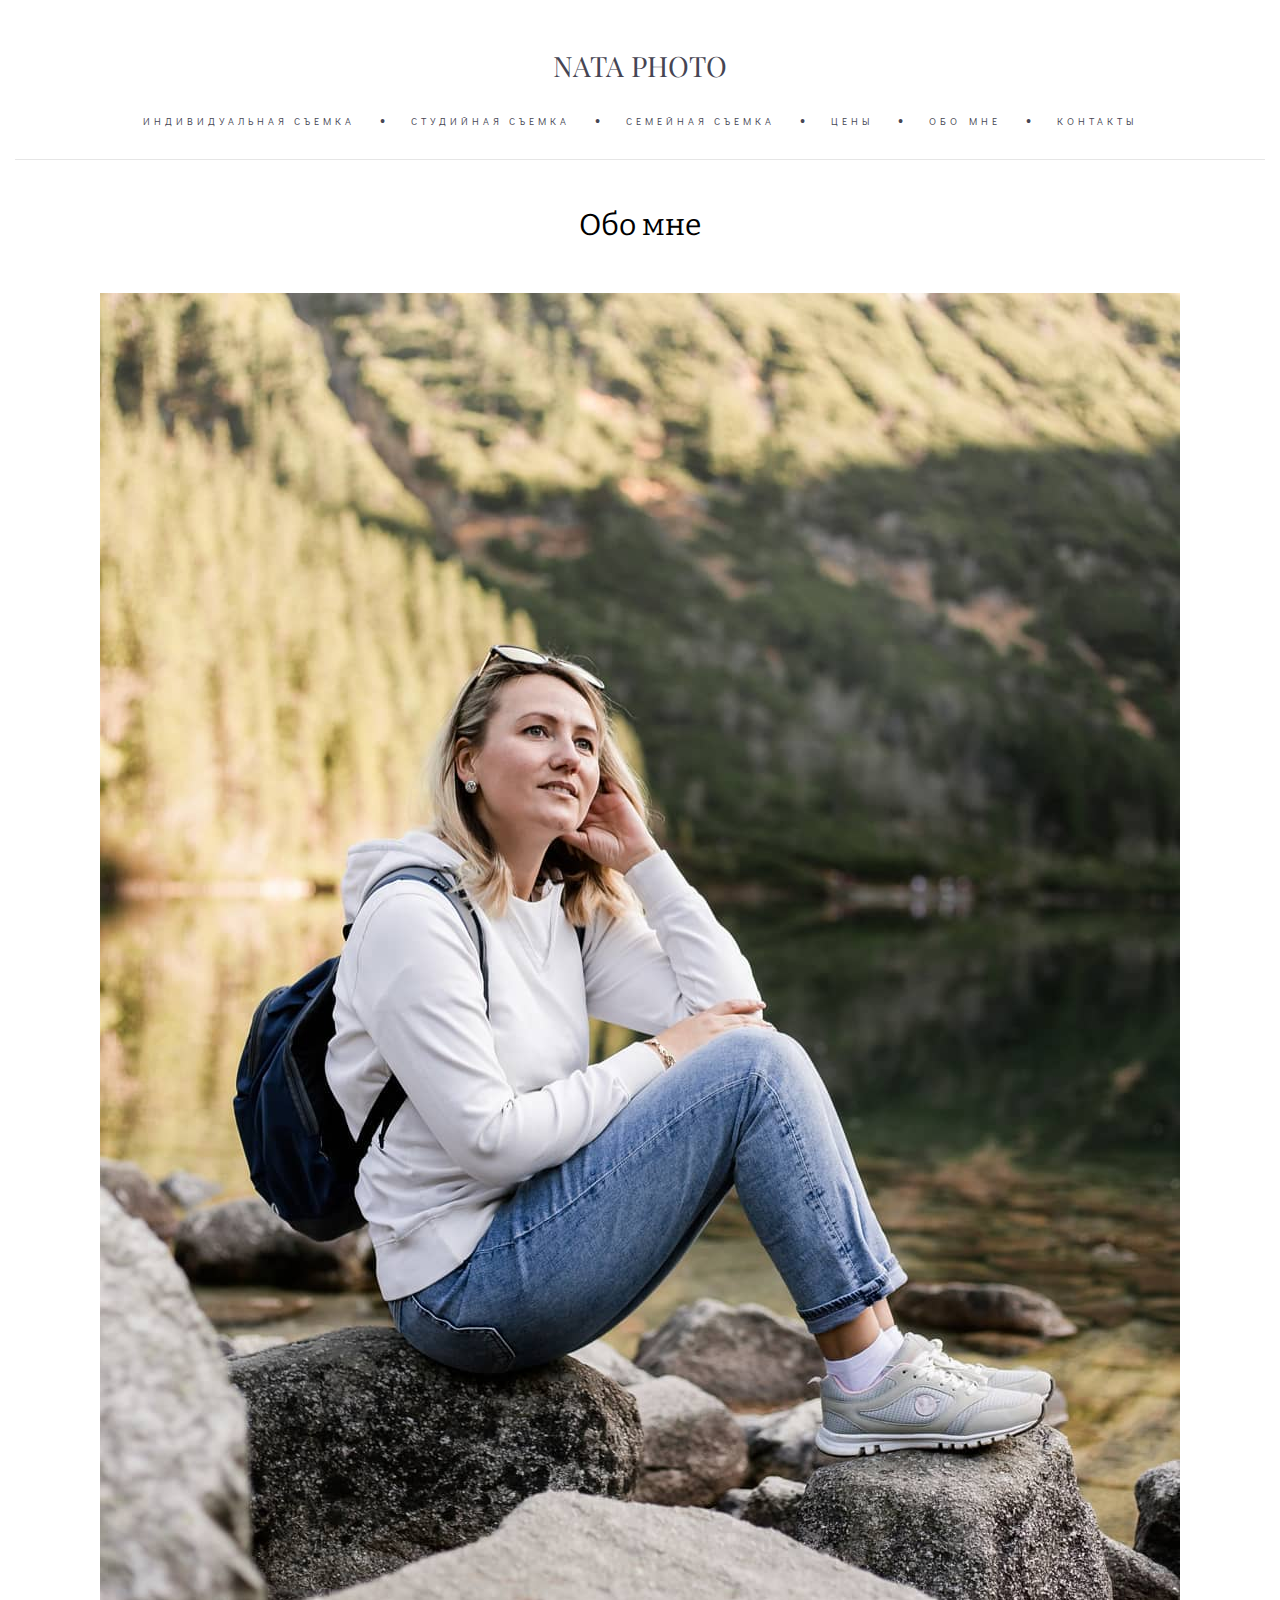
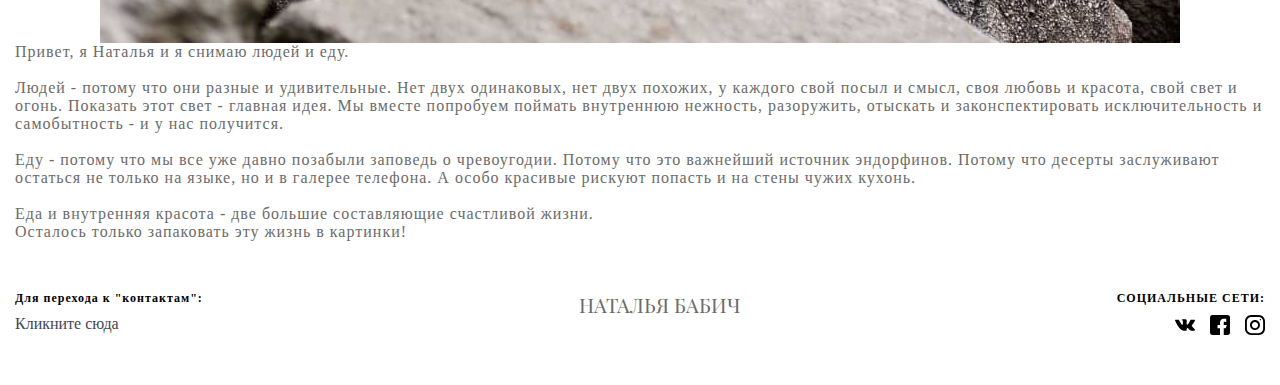
<file: babich/about.html>
<!DOCTYPE html>
<html lang="en">
<head>
  <meta charset="UTF-8">
  <title>Обо мне</title>
  <link rel="stylesheet" href="style.css">
  <meta name="viewport" content="width=device-width">
  <link rel="preconnect" href="https://fonts.gstatic.com">
  <link href="https://fonts.googleapis.com/css2?family=Playfair+Display&display=swap" rel="stylesheet">
  <link rel="preconnect" href="https://fonts.gstatic.com">
  <link href="https://fonts.googleapis.com/css2?family=Didact+Gothic&display=swap" rel="stylesheet">
  <link rel="preconnect" href="https://fonts.gstatic.com">
  <link href="https://fonts.googleapis.com/css2?family=Bitter:wght@300&display=swap" rel="stylesheet">
</head>
<body>
<header id="header" class="header">
  <div class="container">
    <div class="header__container">
      <a href="index.html" class="header__logo">Nata Photo</a>
      <div class="header__burger js-menu-open">
        <span></span>
      </div>
      <div class="menu menu js-menu">
        <div class="close js-menu-close">
          <div class="cross"></div>
        </div>
        <nav class="nav">
          <a class="nav__link" href="index.html">ИНДИВИДУАЛЬНАЯ СЪЕМКА</a>
          <a class="nav__link" href="studio.html">СТУДИЙНАЯ СЪЕМКА</a>
          <a class="nav__link" href="family.html">СЕМЕЙНАЯ СЪЕМКА</a>
          <a class="nav__link" href="price.html">ЦЕНЫ</a>
          <span class="nav__link active">ОБО МНЕ</span>
          <a class="nav__link" href="contact.html">КОНТАКТЫ</a>
        </nav>
      </div>
    </div>
  </div>
</header>
<div class="title">Обо мне</div>
<div class="gallery">
  <div class="container">
    <div class="gallery__list">
      <div class="gallery__item__nata">
        <img src="images/Nata.jpg" class="gallery__img" alt="img">
        <div class="gallery__title">Привет, я Наталья и я снимаю людей и еду. <br><br>
          Людей - потому что они разные и удивительные. Нет двух одинаковых, нет двух похожих, у каждого свой посыл и смысл, своя любовь и красота, свой свет и огонь. Показать этот свет - главная идея. Мы вместе попробуем поймать внутреннюю нежность, разоружить, отыскать и законспектировать исключительность и самобытность - и у нас получится. <br><br>
          Еду - потому что мы все уже давно позабыли заповедь о чревоугодии. Потому что это важнейший источник эндорфинов. Потому что десерты заслуживают остаться не только на языке, но и в галерее телефона. А особо красивые рискуют попасть и на стены чужих кухонь. <br><br>
          Еда и внутренняя красота - две большие составляющие счастливой жизни. <br>
          Осталось только запаковать эту жизнь в картинки!</div>
      </div>
    </div>
  </div>
</div>
<footer class="footer">
  <div class="container">
    <div class="footer__inner">
      <div class="footer__contact">
        <div class="footer__title">Для перехода к "контактам":</div>
        <a href="contact.html" title="Контакты" class="footer__link">Кликните сюда</a>
      </div>
      <div class="footer__logo">Наталья Бабич</div>
      <div class="footer__social">
        <div class="footer__title">СОЦИАЛЬНЫЕ СЕТИ:</div>
        <div class="social__list">
          <a href="#" title="Vkontakte" class="social__item">
            <svg xmlns="http://www.w3.org/2000/svg" viewBox="0 0 511.962 511.962">
              <path d="M507.399 370.471c-1.376-2.304-9.888-20.8-50.848-58.816-42.88-39.808-37.12-33.344 14.528-102.176 31.456-41.92 44.032-67.52 40.096-78.464-3.744-10.432-26.88-7.68-26.88-7.68l-76.928.448s-5.696-.768-9.952 1.76c-4.128 2.496-6.784 8.256-6.784 8.256s-12.192 32.448-28.448 60.032c-34.272 58.208-48 61.28-53.6 57.664-13.024-8.416-9.76-33.856-9.76-51.904 0-56.416 8.544-79.936-16.672-86.016-8.384-2.016-14.528-3.36-35.936-3.584-27.456-.288-50.72.096-63.872 6.528-8.768 4.288-15.52 13.856-11.392 14.4 5.088.672 16.608 3.104 22.72 11.424 7.904 10.72 7.616 34.848 7.616 34.848s4.544 66.4-10.592 74.656c-10.4 5.664-24.64-5.888-55.2-58.72-15.648-27.04-27.488-56.96-27.488-56.96s-2.272-5.568-6.336-8.544c-4.928-3.616-11.84-4.768-11.84-4.768l-73.152.448s-10.976.32-15.008 5.088c-3.584 4.256-.288 13.024-.288 13.024s57.28 133.984 122.112 201.536c59.488 61.92 127.008 57.856 127.008 57.856h30.592s9.248-1.024 13.952-6.112c4.352-4.672 4.192-13.44 4.192-13.44s-.608-41.056 18.464-47.104c18.784-5.952 42.912 39.68 68.48 57.248 19.328 13.28 34.016 10.368 34.016 10.368l68.384-.96s35.776-2.208 18.816-30.336z"/>
            </svg>
          </a>
          <a href="#" title="Facebook" class="social__item">
            <svg xmlns="http://www.w3.org/2000/svg" viewBox="0 0 512 512">
              <path d="M448 0H64C28.704 0 0 28.704 0 64v384c0 35.296 28.704 64 64 64h192V336h-64v-80h64v-64c0-53.024 42.976-96 96-96h64v80h-32c-17.664 0-32-1.664-32 16v64h80l-32 80h-48v176h96c35.296 0 64-28.704 64-64V64c0-35.296-28.704-64-64-64z"/>
            </svg>
          </a>
          <a href="https://www.instagram.com/nata_photo_bel/" title="Instagram" class="social__item">
            <svg xmlns="http://www.w3.org/2000/svg" viewBox="0 0 512 512">
              <path d="M352 0H160C71.648 0 0 71.648 0 160v192c0 88.352 71.648 160 160 160h192c88.352 0 160-71.648 160-160V160C512 71.648 440.352 0 352 0zm112 352c0 61.76-50.24 112-112 112H160c-61.76 0-112-50.24-112-112V160C48 98.24 98.24 48 160 48h192c61.76 0 112 50.24 112 112v192z"/>
              <path d="M256 128c-70.688 0-128 57.312-128 128s57.312 128 128 128 128-57.312 128-128-57.312-128-128-128zm0 208c-44.096 0-80-35.904-80-80 0-44.128 35.904-80 80-80s80 35.872 80 80c0 44.096-35.904 80-80 80z"/>
              <circle cx="393.6" cy="118.4" r="17.056"/>
            </svg>
          </a>
        </div>
      </div>
    </div>
  </div>
</footer>
<script src="js/main.js"></script>
</body>
</html>
</file>
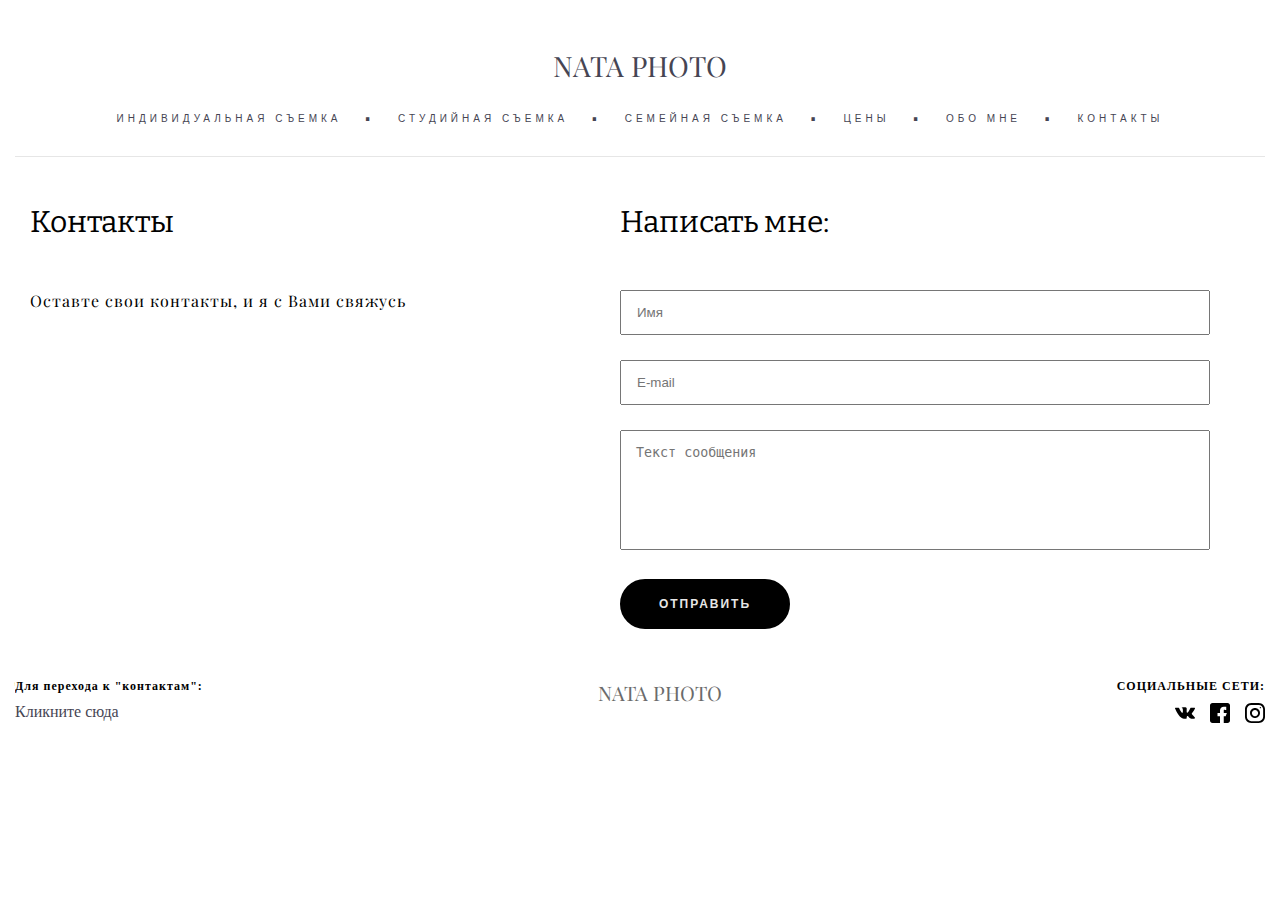
<file: babich/contact.html>
<!DOCTYPE html>
<html lang="en">
<head>
    <meta charset="UTF-8">
    <title>Контакты</title>
    <meta name="viewport" content="width=device-width">
    <link rel="stylesheet" href="style.css">
    <link rel="preconnect" href="https://fonts.gstatic.com">
    <link href="https://fonts.googleapis.com/css2?family=Playfair+Display&display=swap" rel="stylesheet">
    <link rel="preconnect" href="https://fonts.gstatic.com">
    <link href="https://fonts.googleapis.com/css2?family=Bitter:wght@300&display=swap" rel="stylesheet">
    <link rel="preconnect" href="https://fonts.gstatic.com">
    <link href="https://fonts.googleapis.com/css2?family=Prata&display=swap" rel="stylesheet">
</head>
<body>
<header id="header" class="header">
    <div class="container">
        <div class="header__container">
            <a href="index.html" class="header__logo">Nata Photo</a>
            <div class="header__burger js-menu-open">
                <span></span>
            </div>
            <div class="menu menu js-menu">
                <div class="close js-menu-close">
                    <div class="cross"></div>
                </div>
                <nav class="nav">
                    <a class="nav__link" href="index.html"">ИНДИВИДУАЛЬНАЯ СЪЕМКА</a>
                    <a class="nav__link" href="studio.html">СТУДИЙНАЯ СЪЕМКА</a>
                    <a class="nav__link" href="family.html">СЕМЕЙНАЯ СЪЕМКА</a>
                    <a class="nav__link" href="price.html">ЦЕНЫ</a>
                    <a class="nav__link" href="about.html">ОБО МНЕ</a>
                    <span class="nav__link active">КОНТАКТЫ</span>
                </nav>
            </div>
        </div>
    </div>
</header>

<div class="container">
    <div class="container__form">
        <div class="contact__list">
            <div class="title">Контакты</div>
            <div class="contact__title">Оставте свои контакты, и я с Вами свяжусь</div>
        </div>
        <div class="form__list">
            <div class="title">Написать мне:</div>
            <form action="/" method="get">
                <div class="form__field">
                    <input placeholder="Имя" class="form__control" type='text' name='name'>
                </div>
                <div class="form__field">
                    <input placeholder="E-mail" class="form__control" type='email' name='email'>
                </div>
                <div class="form__field">
                    <textarea placeholder="Текст сообщения" name="message" class="form__control form__control-textarea" cols="30"
                              rows="10"></textarea>
                </div>
                <div class="form__actions">
                    <button class="form__action" type="submit">Отправить</button>
                </div>
            </form>
        </div>
    </div>
</div>


<footer class="footer">
    <div class="container">
        <div class="footer__inner">
            <div class="footer__contact">
                <div class="footer__title">Для перехода к "контактам":</div>
                <a href="#" title="Контакты" class="footer__link">Кликните сюда</a>
            </div>
            <div class="footer__logo">Nata Photo</div>
            <div class="footer__social">
                <div class="footer__title">СОЦИАЛЬНЫЕ СЕТИ:</div>
                <div class="social__list">
                    <a href="#" title="Vkontakte" class="social__item">
                        <svg xmlns="http://www.w3.org/2000/svg" viewBox="0 0 511.962 511.962">
                            <path
                                    d="M507.399 370.471c-1.376-2.304-9.888-20.8-50.848-58.816-42.88-39.808-37.12-33.344 14.528-102.176 31.456-41.92 44.032-67.52 40.096-78.464-3.744-10.432-26.88-7.68-26.88-7.68l-76.928.448s-5.696-.768-9.952 1.76c-4.128 2.496-6.784 8.256-6.784 8.256s-12.192 32.448-28.448 60.032c-34.272 58.208-48 61.28-53.6 57.664-13.024-8.416-9.76-33.856-9.76-51.904 0-56.416 8.544-79.936-16.672-86.016-8.384-2.016-14.528-3.36-35.936-3.584-27.456-.288-50.72.096-63.872 6.528-8.768 4.288-15.52 13.856-11.392 14.4 5.088.672 16.608 3.104 22.72 11.424 7.904 10.72 7.616 34.848 7.616 34.848s4.544 66.4-10.592 74.656c-10.4 5.664-24.64-5.888-55.2-58.72-15.648-27.04-27.488-56.96-27.488-56.96s-2.272-5.568-6.336-8.544c-4.928-3.616-11.84-4.768-11.84-4.768l-73.152.448s-10.976.32-15.008 5.088c-3.584 4.256-.288 13.024-.288 13.024s57.28 133.984 122.112 201.536c59.488 61.92 127.008 57.856 127.008 57.856h30.592s9.248-1.024 13.952-6.112c4.352-4.672 4.192-13.44 4.192-13.44s-.608-41.056 18.464-47.104c18.784-5.952 42.912 39.68 68.48 57.248 19.328 13.28 34.016 10.368 34.016 10.368l68.384-.96s35.776-2.208 18.816-30.336z"/>
                        </svg>
                    </a>
                    <a href="#" title="Facebook" class="social__item">
                        <svg xmlns="http://www.w3.org/2000/svg" viewBox="0 0 512 512">
                            <path
                                    d="M448 0H64C28.704 0 0 28.704 0 64v384c0 35.296 28.704 64 64 64h192V336h-64v-80h64v-64c0-53.024 42.976-96 96-96h64v80h-32c-17.664 0-32-1.664-32 16v64h80l-32 80h-48v176h96c35.296 0 64-28.704 64-64V64c0-35.296-28.704-64-64-64z"/>
                        </svg>
                    </a>
                    <a href="https://www.instagram.com/nata_photo_bel/" title="Instagram" class="social__item">
                        <svg xmlns="http://www.w3.org/2000/svg" viewBox="0 0 512 512">
                            <path
                                    d="M352 0H160C71.648 0 0 71.648 0 160v192c0 88.352 71.648 160 160 160h192c88.352 0 160-71.648 160-160V160C512 71.648 440.352 0 352 0zm112 352c0 61.76-50.24 112-112 112H160c-61.76 0-112-50.24-112-112V160C48 98.24 98.24 48 160 48h192c61.76 0 112 50.24 112 112v192z"/>
                            <path
                                    d="M256 128c-70.688 0-128 57.312-128 128s57.312 128 128 128 128-57.312 128-128-57.312-128-128-128zm0 208c-44.096 0-80-35.904-80-80 0-44.128 35.904-80 80-80s80 35.872 80 80c0 44.096-35.904 80-80 80z"/>
                            <circle cx="393.6" cy="118.4" r="17.056"/>
                        </svg>
                    </a>
                </div>
            </div>
        </div>
    </div>
</footer>

<script src="js/main.js"></script>
</body>
</html>
</file>
<file: babich/style.css>
* {
  box-sizing: border-box;
}

body {
  width: 100%;
  margin: 0;
  color: #6b6b6b;

}

img {
  max-width: 100%;
}

/* Container */
.container {
  padding: 0 15px;
  max-width: 1500px;
  margin: 0 auto;
}

/* Header */

.header {
  position: relative;
  top: -200px;
  opacity: 0;
  transition: all .9s;
}

body.is-load .header {
  top: 0;
  opacity: 1;
}

.header__container {
  display: flex;
  flex-direction: column;
  align-items: center;
  margin: 47px 0;
  border-bottom-style: solid;
  border-width: 1px;
  border-color: #e6e6e6;
  padding-bottom: 30px;
  position: relative;
}

.header__logo {
  margin-bottom: 24px;
  text-decoration: none;
  color: rgba(70, 69, 83, 1);
  font-size: 28px;
  text-transform: uppercase;
  font-family: 'Playfair Display', serif;

}

/* Nav */
.nav {
  font-family: 'Didact Gothic', sans-serif;
}

.nav__link {
  text-decoration: none;
  color: rgba(70, 69, 83, 1);
  font-size: 10px;
  margin: 0 26px;
  position: relative;
  letter-spacing: 4px;
  transition-duration: .5s;
}

.nav__link[href]:hover {
  color: rgba(134, 105, 255, 0.42);
}

.nav__link:not(:last-child):after {
  content: ".";
  position: absolute;
  right: -35px;
  top: -220%;
  font-size: 35px;
}

/* Title */
.title {
  font-size: 30px;
  text-align: center;
  font-family: 'Bitter', serif;
  margin-bottom: 50px;
  color: black;
}

/* Gallery */
.gallery__list {
  display: flex;
  flex-wrap: wrap;
}

.gallery__item {
  margin: 0 10px 20px;

  width: calc(50% - 20px);
  overflow: hidden;
}

.gallery__item-title {
  text-align: center;
  font-size: 30px;
  margin-bottom: 20px;
  font-family: 'Prata', serif;
}

.gallery__item-desc {
  font-family: 'Prata', serif;
  letter-spacing: 4px;
}

.gallery__img {
  display: block;
  margin: auto;
}

.gallery__title {
  letter-spacing: 1px;
}

/* Footer */
.footer__inner {
  display: flex;
  justify-content: space-between;
  margin: 50px 0;
}

.footer__title {
  letter-spacing: 1px;
  font-weight: 800;
  color: black;
  font-size: 12px;
  margin-bottom: 9px;
}

.footer__link {
  text-decoration: none;
  color: rgba(70, 69, 83, 1);
  transition-duration: .5s;
}

.footer__link:hover {
  font-size: 17px;
  color: #223afc;
}

.footer__logo {
  font-size: 20px;
  text-transform: uppercase;
  font-family: 'Playfair Display', serif;
}

.social__list {
  display: flex;
  justify-content: flex-end;
}

.social__item {
  width: 20px;
  height: 20px;
  margin: 0 0 0 15px;
  transition: fill .3s;
}

.social__item:hover {
  fill: aqua;
}

.footer__social .footer__title {
  text-align: right;
}

/* Form */
.container__form {
  display: flex;
  align-items: stretch;
  padding: 0 15px;
  margin: 0 auto;
  font-family: 'Playfair Display', serif;
}

.contact__item {
  font-size: 28px;
  margin-bottom: 50px;
  letter-spacing: 4px;

}

.contact__title {
  letter-spacing: 1px;
  color: black;
}

.form__item {
  font-size: 28px;
  margin-bottom: 50px;
  letter-spacing: 4px;
}

.contact__list {
  width: calc(50% - 20px);
}

.form__list {
  width: calc(50% - 20px);
}

.form__control {
  width: 100%;
  height: 45px;
  padding: 5px 15px;
}

.form__field {
  margin-bottom: 25px;
}

.container__form .title {
  text-align: left;
}

.form__control-textarea {
  height: 120px;
  resize: none;
  padding: 14px 15px;
}

.form__action {
  letter-spacing: 2px;
  font-weight: 600;
  background-color: black;
  border-radius: 30px;
  border: 3px solid black;
  font-size: 12px;
  color: #e6e6e6;
  text-decoration: none;
  text-transform: uppercase;
  width: 170px;
  height: 50px;
  display: block;
  text-align: center;
  transition-duration: .5s;
}

.form__action:hover {
  background-color: darkgrey;
  border: 3px solid darkgrey;
}

/* Burger */
.header__burger {
  display: none;
}
.close {
  display: none;
}

@media (max-width: 1100px) {
  .container {
    max-width: 970px;
  }
  .header__logo {
    margin-bottom: 0;
  }
  .header__burger {
    display: block;
    position: relative;
    width: 30px;
    height: 20px;
  }

  .header__container {
    display: flex;
    justify-content: space-between;
    flex-direction: row;
  }
  .menu {
    position: fixed;
    top: 0;
    left: -320px;
    background: #fff;
    width: 320px;
    height: 100%;
    z-index: 999;
    transition: left .3s;
    display: flex;
    flex-direction: column;
    align-items: flex-end;
  }

   .menu.is-open {
     left: 0;
   }

  .menu.is-open .js-menu-close:before {
    content: "";
  width: 100vw;
    height: 100vh;
  background: rgba(0,0,0,.2);
  position: absolute;
    top: 0;
    left: 100%;
  }
  .close {
    display: block;
  }
  .nav__link:not(:last-child):after {
    display: none;
  }
  .nav {
    display: flex;
    flex-direction: column;
    margin: 0 auto;
  }
  .nav__link {
    margin: 20px 0;
  }
  .footer__link {
    color: darkcyan;
  }

}
@media (max-width: 992px) {
  .container {
    max-width: 750px;
  }

}
@media (max-width: 767px) {
  .container {
    max-width: none;
  }
  .footer__inner {
    display: flex;
    flex-direction: column;
    text-align: center;
  }
  .footer__social {
    margin: 0 auto;
  }
  .footer__logo {
    margin: 10px 0;
  }
  .social__list {
    display: flex;
    justify-content: space-between;
  }
  .gallery__item {
    margin: 0 10px 20px;

    width: calc(100% - 20px);
    overflow: hidden;
  }

}

.header__burger span {
  position: absolute;
  background-color: black;
  left: 0;
  width: 100%;
  height: 3px;
  top: 8px;
}

.header__burger:before,
.header__burger:after {
  content: '';
  background-color: black;
  position: absolute;
  width: 100%;
  height: 3px;
  left: 0;
}

.header__burger:before {
  top: 0;
}

.header__burger:after {
  bottom: 0;
}

.cross {
  background-image: url("images/close.svg");
  width: 30px;
  height: 30px;
  background-position: center;
  background-size: 20px;
  background-repeat: no-repeat;
}
</file>
